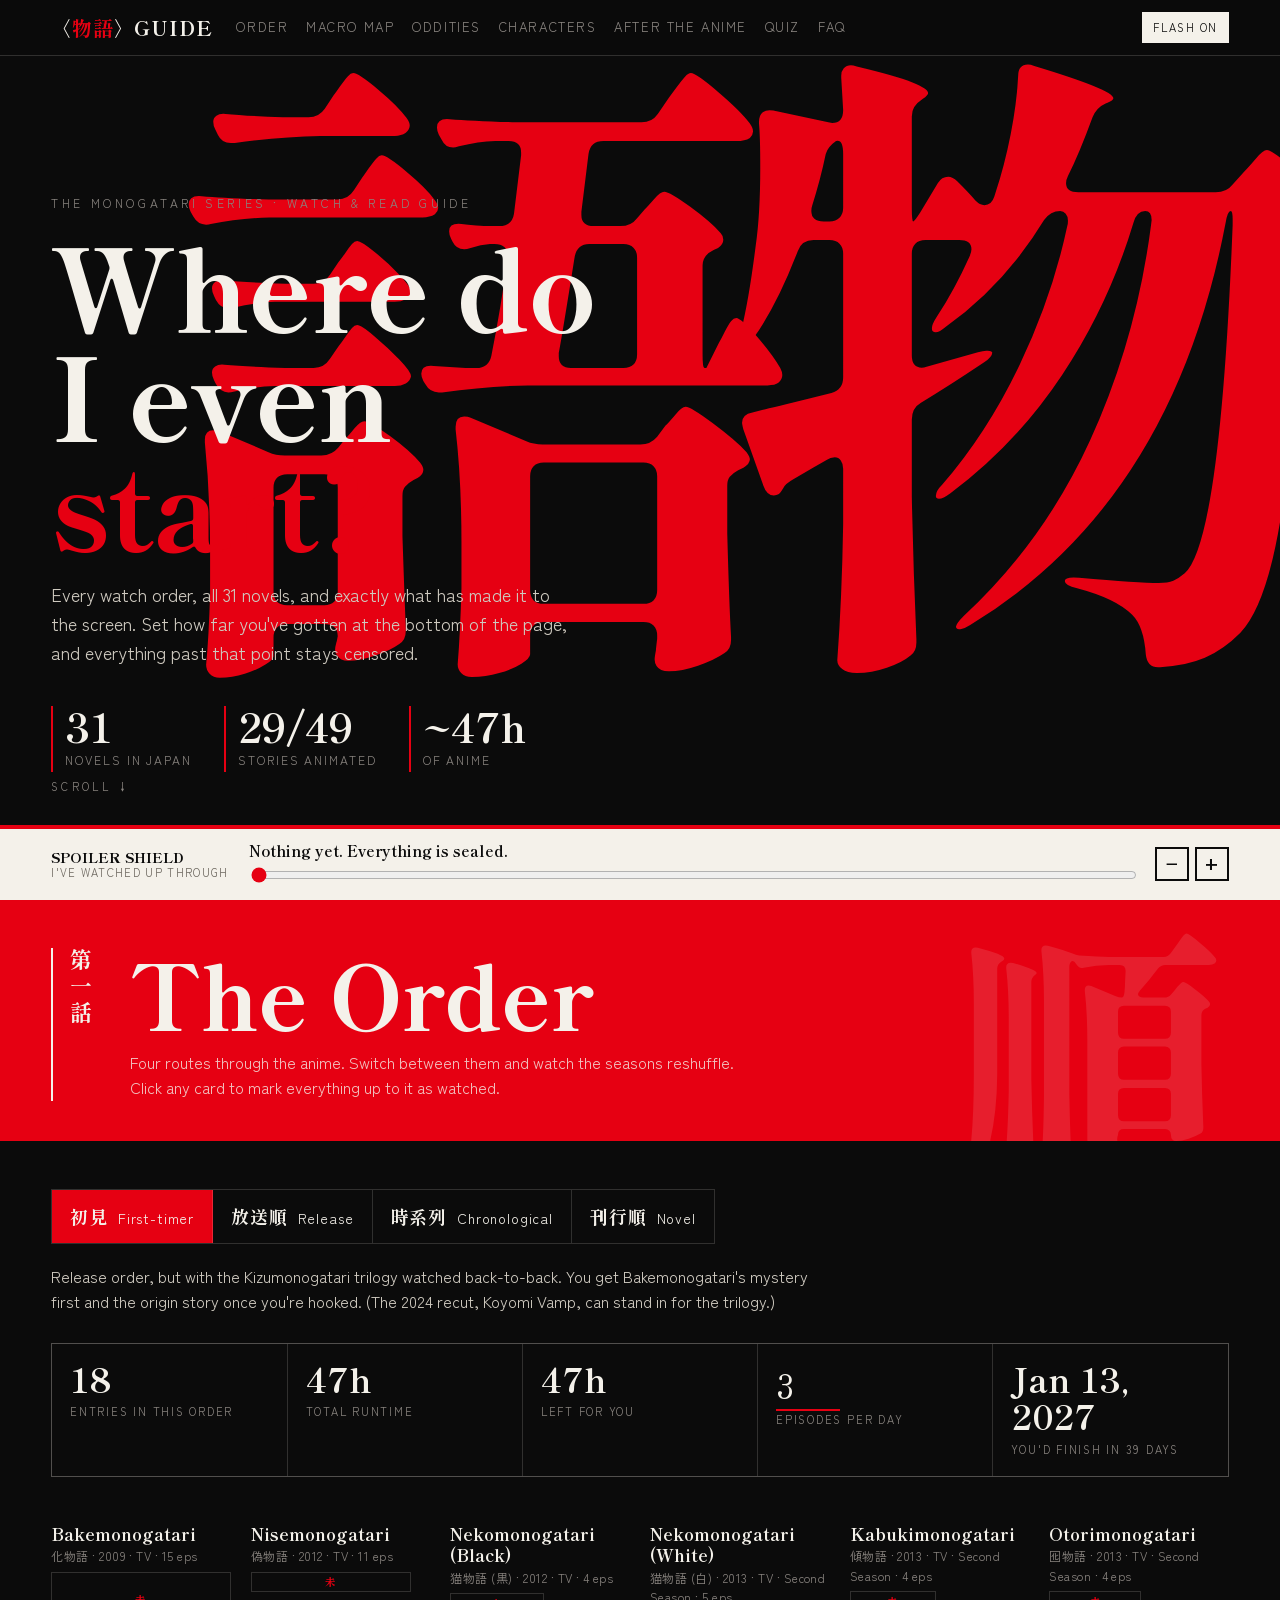
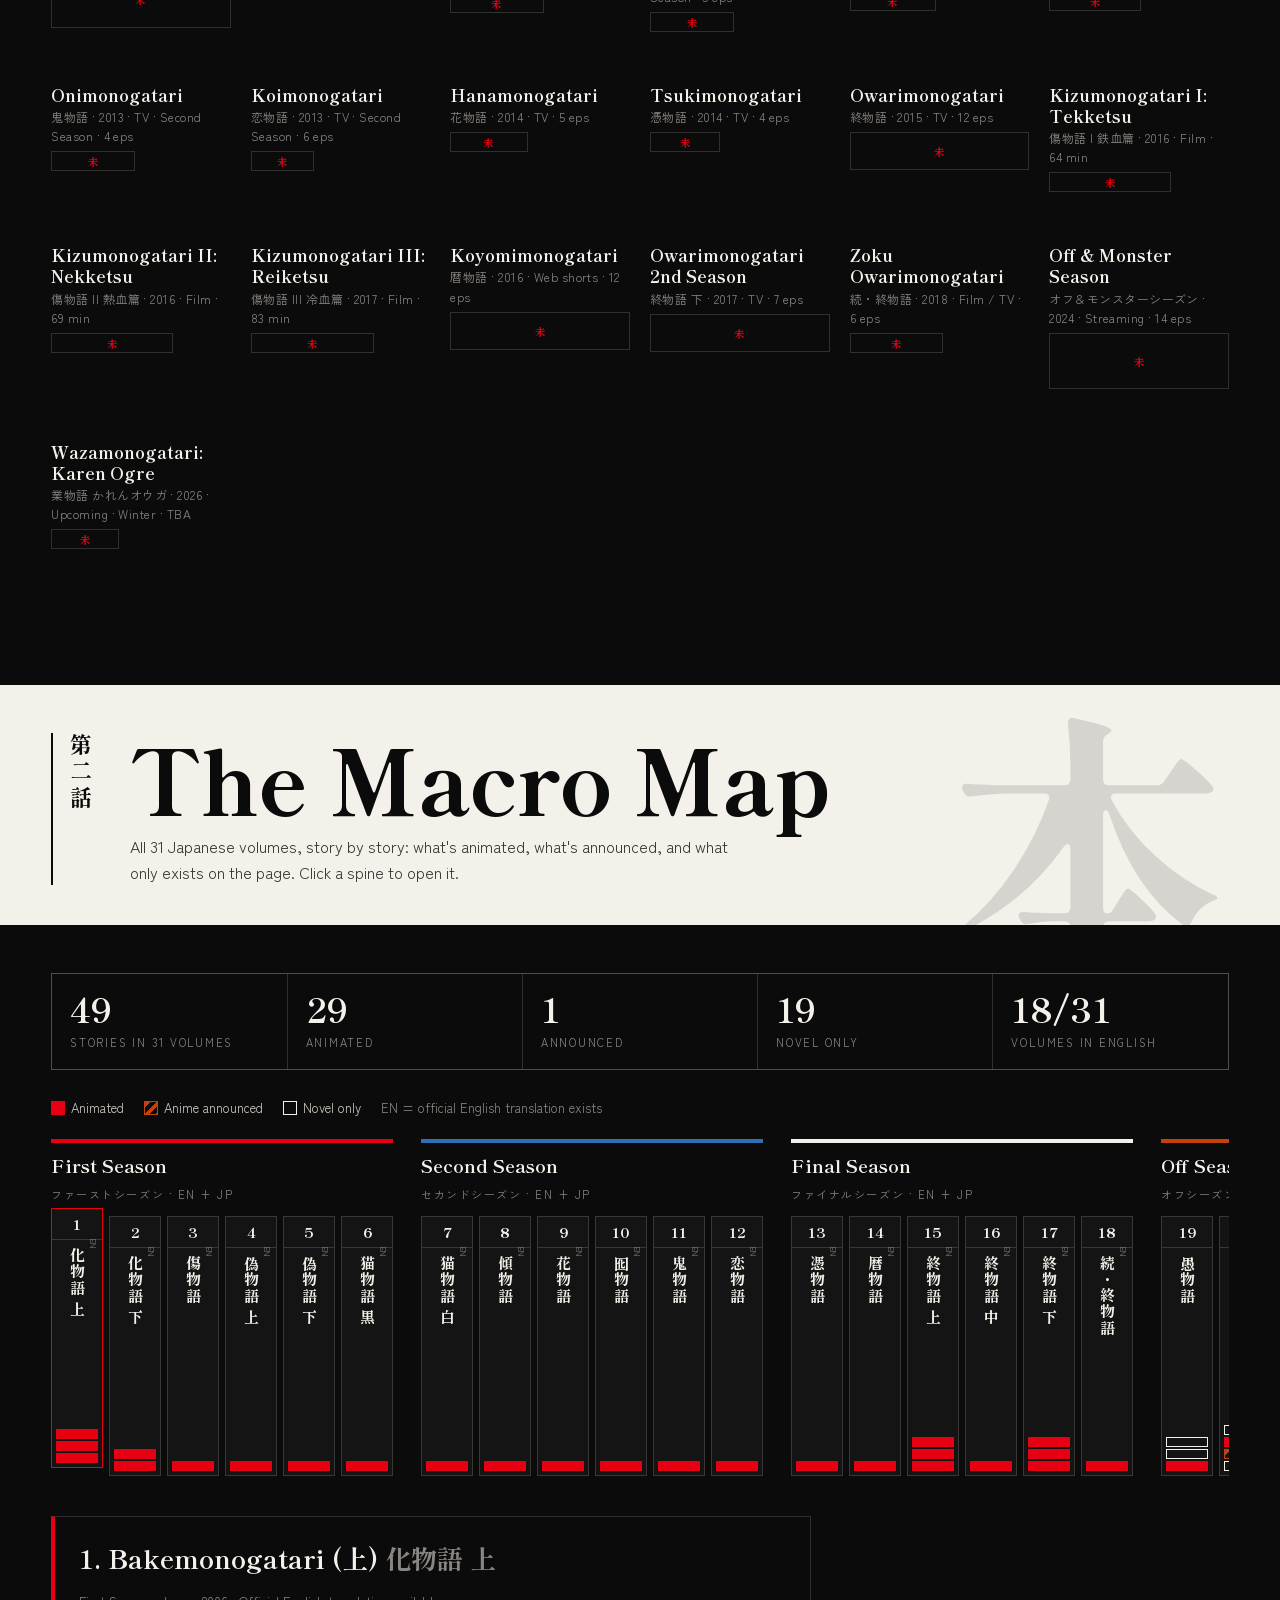
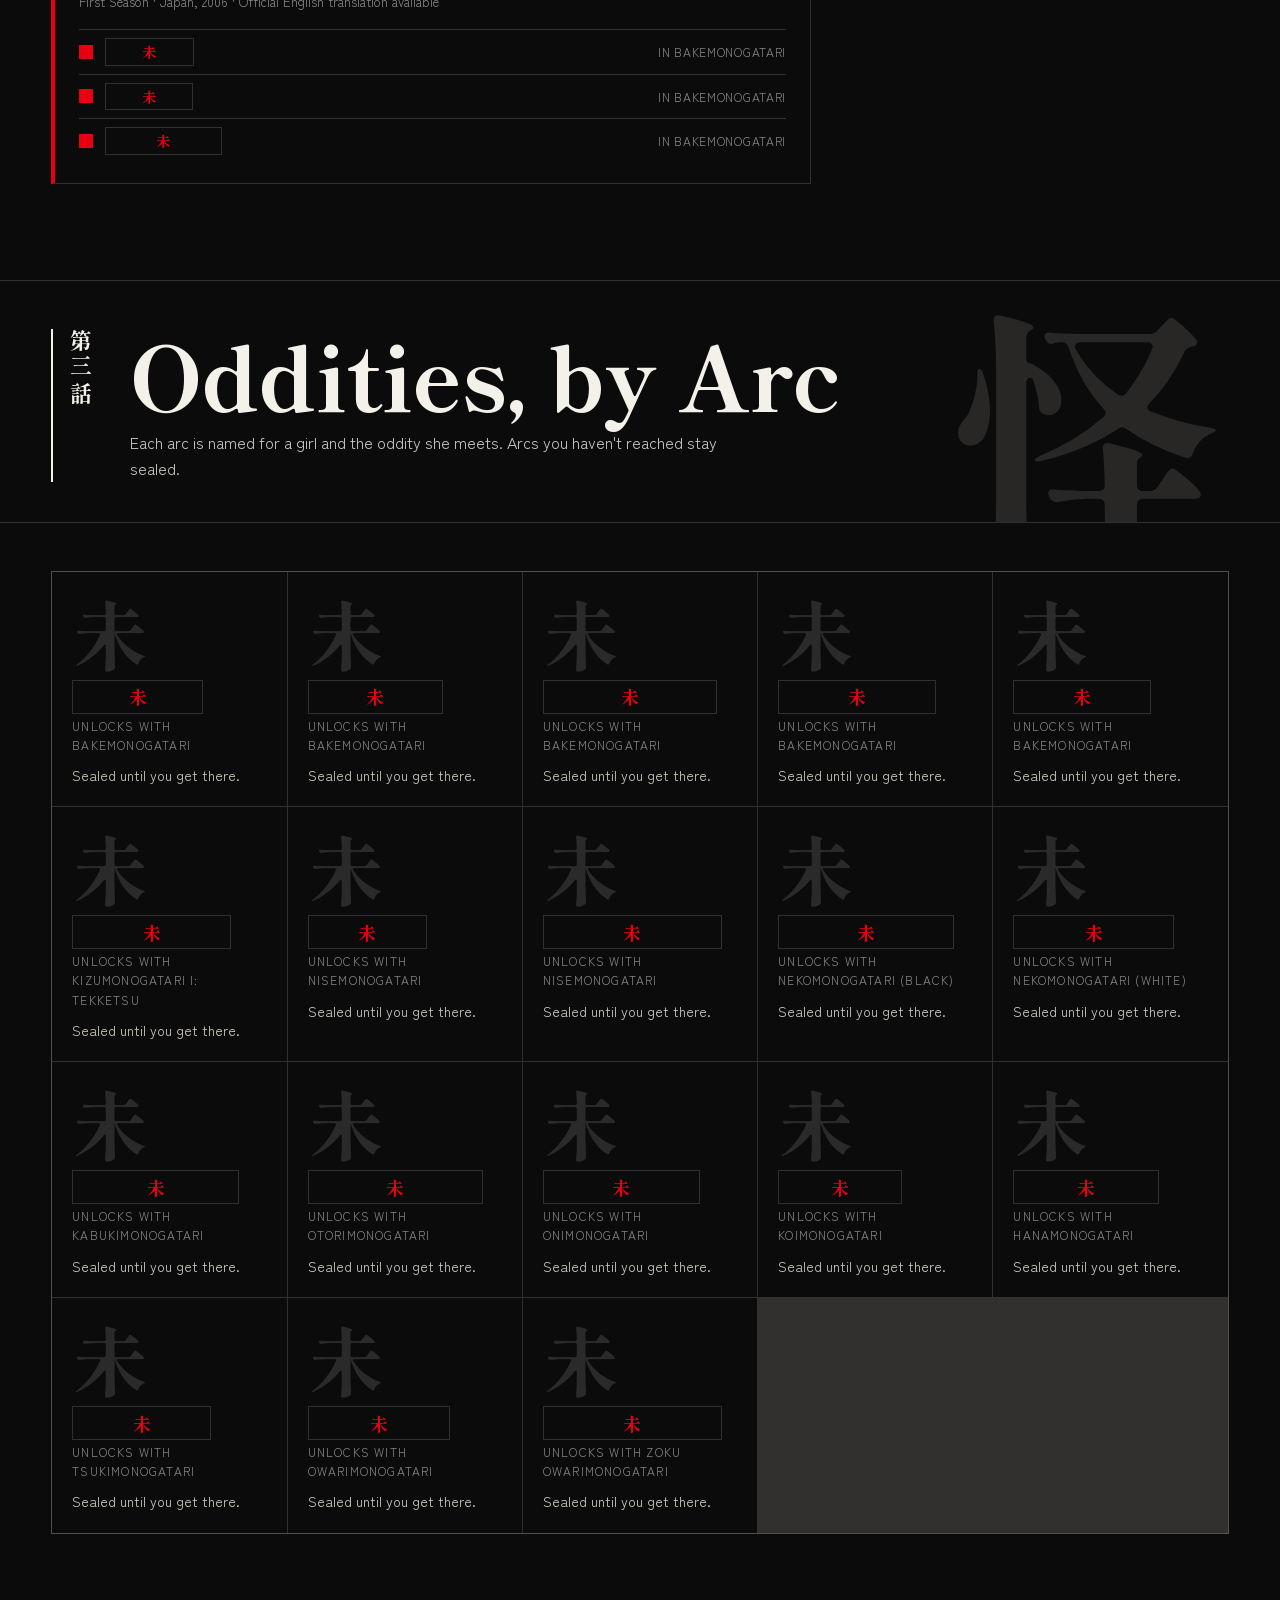
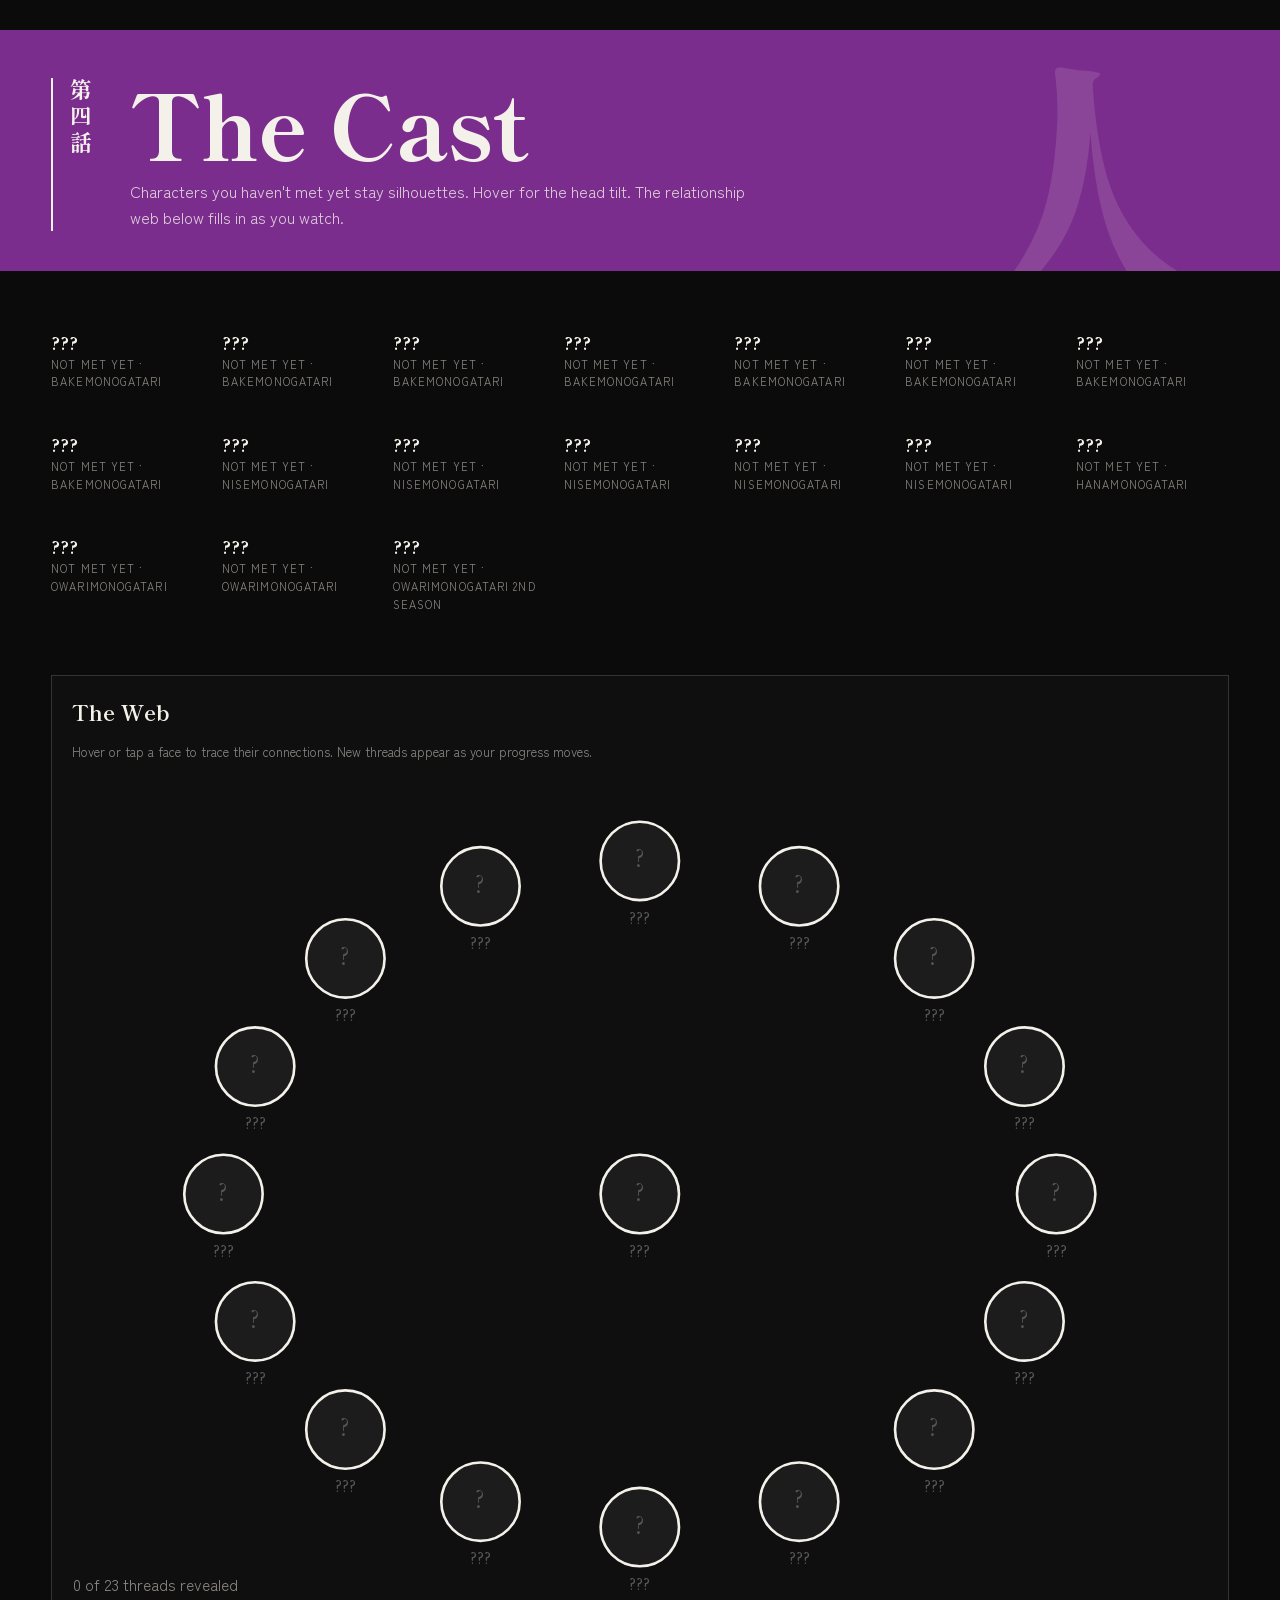
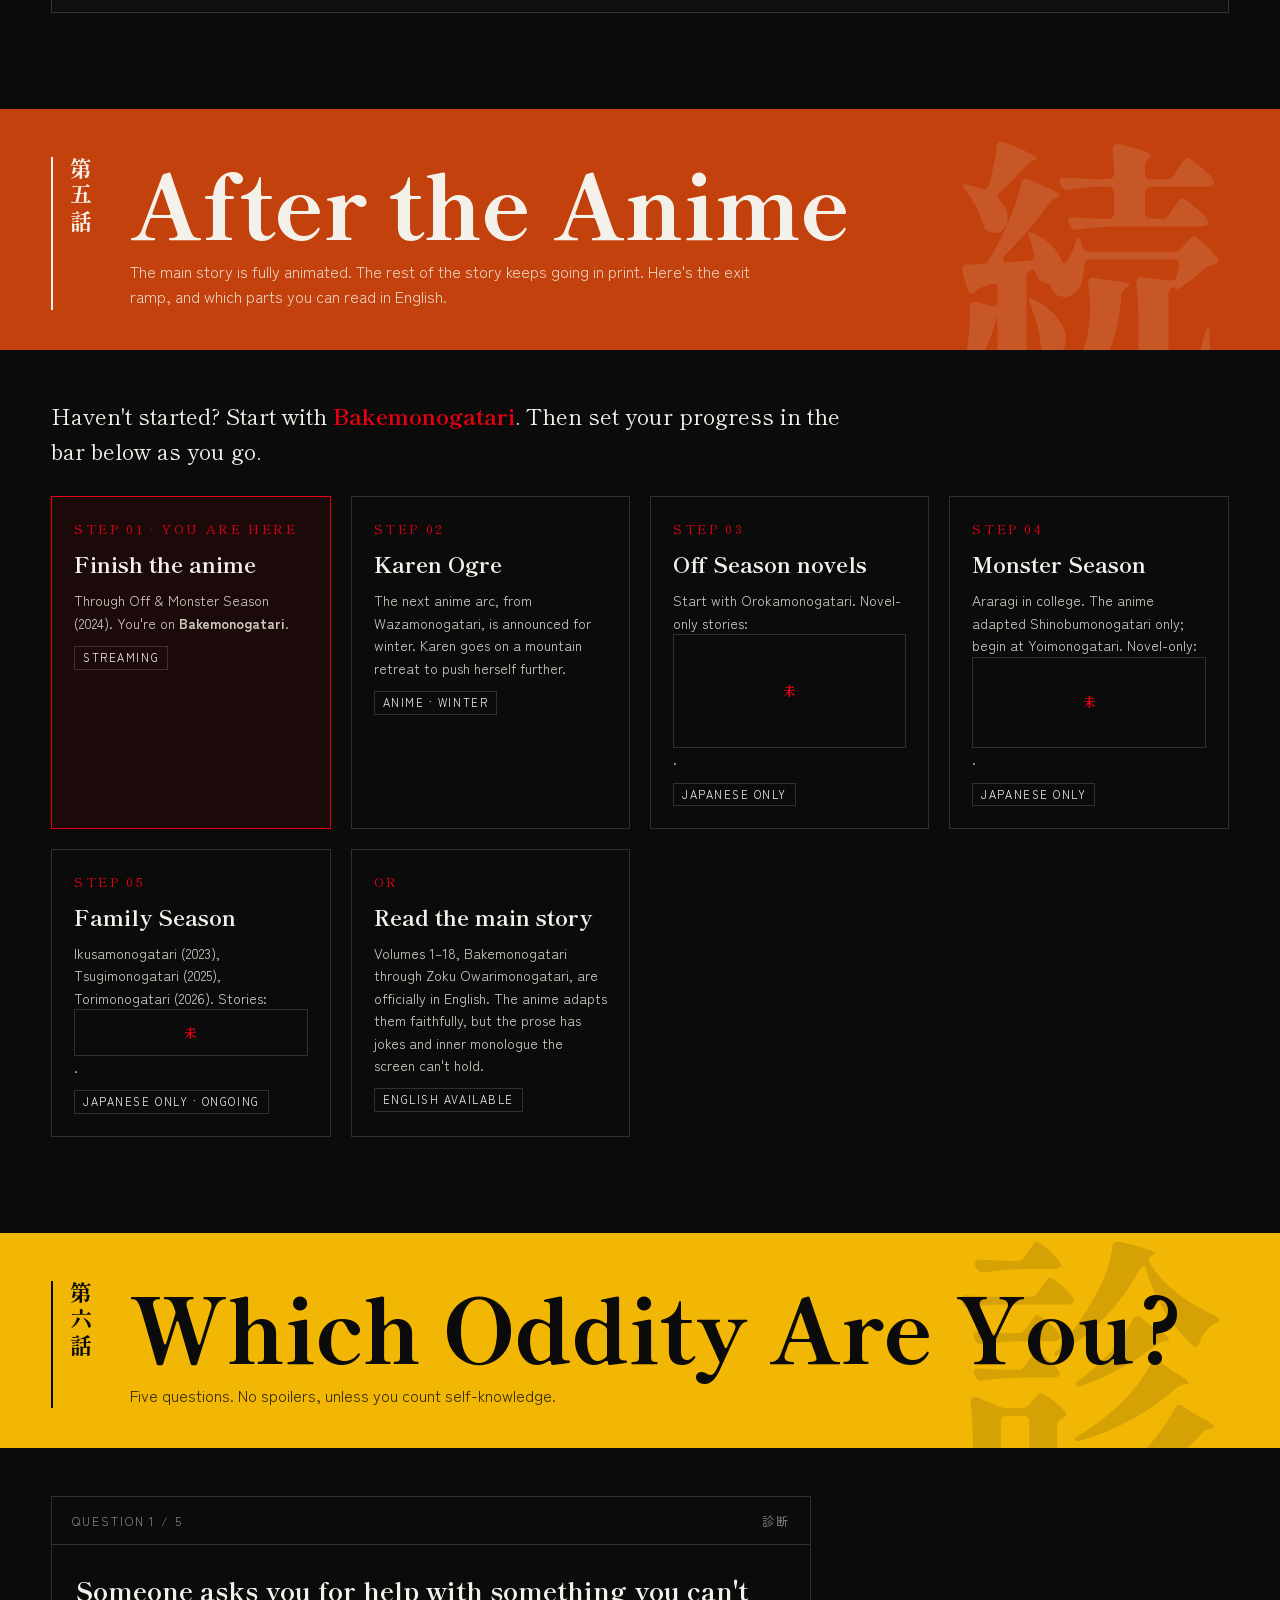
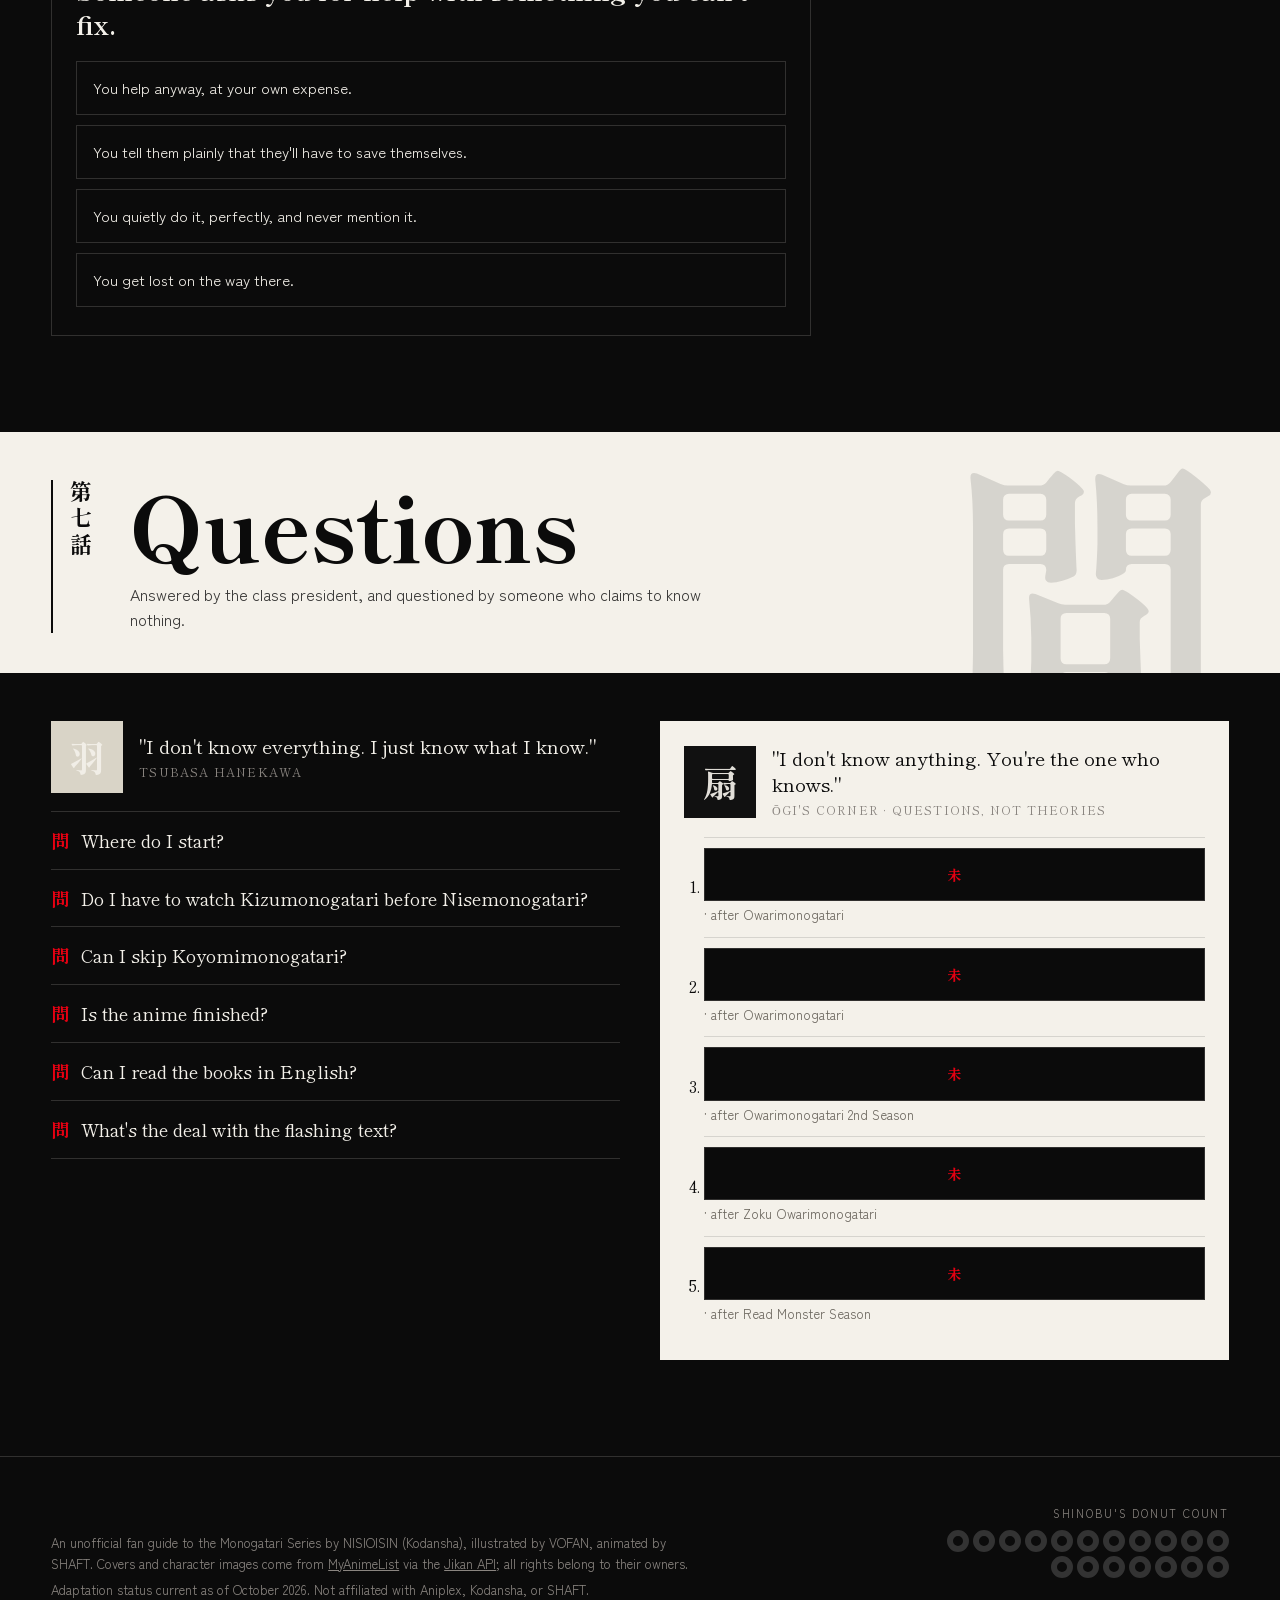
<file: index.html>
<!doctype html>
<html lang="en">
<head>
  <meta charset="utf-8">
  <meta name="viewport" content="width=device-width, initial-scale=1">
  <title>〈物語〉 Watch & Read Guide</title>
  <meta name="description" content="A spoiler-safe, Shaft-styled guide to watching and reading the Monogatari Series: every watch order, every novel, and what's been animated.">
  <meta property="og:title" content="〈物語〉 Watch & Read Guide">
  <meta property="og:description" content="Every watch order, all 31 novels, and exactly what's been animated. Spoiler-safe.">
  <link rel="icon" href="data:image/svg+xml,<svg xmlns='http://www.w3.org/2000/svg' viewBox='0 0 100 100'><rect width='100' height='100' fill='%23e60012'/><text x='50' y='74' font-size='70' text-anchor='middle' fill='white' font-family='serif' font-weight='bold'>物</text></svg>">
  <link rel="preconnect" href="https://fonts.googleapis.com">
  <link rel="preconnect" href="https://fonts.gstatic.com" crossorigin>
  <link href="https://fonts.googleapis.com/css2?family=Shippori+Mincho+B1:wght@400;700;800&family=Zen+Kaku+Gothic+New:wght@400;700&display=swap" rel="stylesheet">
  <link rel="stylesheet" href="css/style.css">
</head>
<body>
  <div id="flash" aria-hidden="true"><div><div class="t"></div><div class="s"></div></div></div>

  <header class="topbar">
    <a class="logo" href="#top">〈<b>物語</b>〉GUIDE</a>
    <nav class="topnav" aria-label="Sections">
      <a href="#order">Order</a><a href="#map">Macro Map</a><a href="#oddities">Oddities</a>
      <a href="#characters">Characters</a><a href="#after">After the Anime</a><a href="#quiz">Quiz</a><a href="#faq">FAQ</a>
    </nav>
    <button class="flash-toggle" id="flashToggle" aria-pressed="true" title="Shaft-style text flashes between sections">FLASH ON</button>
  </header>

  <main id="top">
    <section class="hero">
      <div class="hero-kanji" aria-hidden="true">物語</div>
      <div class="hero-copy">
        <div class="hero-eyebrow">The Monogatari Series · Watch &amp; Read Guide</div>
        <h1><span>Where do</span><span>I even</span><span class="red">start?</span></h1>
        <p>Every watch order, all 31 novels, and exactly what has made it to the screen. Set how far you've gotten at the bottom of the page, and everything past that point stays censored.</p>
        <div class="hero-stats" id="heroStats"></div>
      </div>
      <div class="scroll-cue">SCROLL ↓</div>
    </section>

    <section class="chapter" id="order">
      <div class="titlecard" style="--card-bg:#e60012;--card-fg:#f4f1ea" data-flash="第一話|ORDER|順番">
        <div class="ep">第一話</div>
        <h2>The Order</h2>
        <p>Four routes through the anime. Switch between them and watch the seasons reshuffle. Click any card to mark everything up to it as watched.</p>
        <div class="big" aria-hidden="true">順</div>
      </div>
      <div class="wrap">
        <div class="order-tabs" id="orderTabs" role="group" aria-label="Watch order"></div>
        <p class="order-note" id="orderNote"></p>
        <div class="meter" id="meter"></div>
        <div class="order-grid" id="orderGrid"></div>
      </div>
    </section>

    <section class="chapter" id="map">
      <div class="titlecard" style="--card-bg:#f4f1ea;--card-fg:#0b0b0b" data-flash="第二話|MACRO MAP|全巻">
        <div class="ep">第二話</div>
        <h2>The Macro Map</h2>
        <p>All 31 Japanese volumes, story by story: what's animated, what's announced, and what only exists on the page. Click a spine to open it.</p>
        <div class="big" aria-hidden="true">本</div>
      </div>
      <div class="wrap">
        <div class="map-stats" id="mapStats"></div>
        <div class="legend">
          <span><i class="seg-anime"></i>Animated</span>
          <span><i class="seg-next"></i>Anime announced</span>
          <span><i class="seg-novel"></i>Novel only</span>
          <span style="color:var(--grey)">EN = official English translation exists</span>
        </div>
        <div class="map-scroll"><div class="map" id="mapCols"></div></div>
        <div class="vol-detail" id="volDetail"><p class="timeline-note">Select a volume above.</p></div>
      </div>
    </section>

    <section class="chapter" id="oddities">
      <div class="titlecard" style="--card-bg:#0b0b0b;--card-fg:#f4f1ea;border-top:1px solid var(--line);border-bottom:1px solid var(--line)" data-flash="第三話|ODDITIES|怪異">
        <div class="ep">第三話</div>
        <h2>Oddities, by Arc</h2>
        <p>Each arc is named for a girl and the oddity she meets. Arcs you haven't reached stay sealed.</p>
        <div class="big" aria-hidden="true">怪</div>
      </div>
      <div class="wrap"><div class="odd-grid" id="oddGrid"></div></div>
    </section>

    <section class="chapter" id="characters">
      <div class="titlecard" style="--card-bg:#7b2d8e;--card-fg:#f4f1ea" data-flash="第四話|CHARACTERS|人物">
        <div class="ep">第四話</div>
        <h2>The Cast</h2>
        <p>Characters you haven't met yet stay silhouettes. Hover for the head tilt. The relationship web below fills in as you watch.</p>
        <div class="big" aria-hidden="true">人</div>
      </div>
      <div class="wrap">
        <div class="roster" id="roster"></div>
        <div class="web-wrap">
          <h3>The Web</h3>
          <p class="sub">Hover or tap a face to trace their connections. New threads appear as your progress moves.</p>
          <svg id="web" viewBox="0 0 900 640" role="img" aria-label="Character relationship web"></svg>
        </div>
      </div>
    </section>

    <section class="chapter" id="after">
      <div class="titlecard" style="--card-bg:#c2410c;--card-fg:#f4f1ea" data-flash="第五話|AFTER|その後">
        <div class="ep">第五話</div>
        <h2>After the Anime</h2>
        <p>The main story is fully animated. The rest of the story keeps going in print. Here's the exit ramp, and which parts you can read in English.</p>
        <div class="big" aria-hidden="true">続</div>
      </div>
      <div class="wrap">
        <p class="you-are" id="youAre"></p>
        <div class="exit" id="exit"></div>
      </div>
    </section>

    <section class="chapter" id="quiz">
      <div class="titlecard" style="--card-bg:#f2b705;--card-fg:#0b0b0b" data-flash="第六話|WHICH ODDITY|診断">
        <div class="ep">第六話</div>
        <h2>Which Oddity Are You?</h2>
        <p>Five questions. No spoilers, unless you count self-knowledge.</p>
        <div class="big" aria-hidden="true">診</div>
      </div>
      <div class="wrap"><div class="quiz" id="quizBox"></div></div>
    </section>

    <section class="chapter" id="faq">
      <div class="titlecard" style="--card-bg:#f4f1ea;--card-fg:#0b0b0b" data-flash="第七話|FAQ|質問">
        <div class="ep">第七話</div>
        <h2>Questions</h2>
        <p>Answered by the class president, and questioned by someone who claims to know nothing.</p>
        <div class="big" aria-hidden="true">問</div>
      </div>
      <div class="wrap faq-grid">
        <div>
          <div class="speaker">
            <div class="portrait" style="--c:#d9d4c7" data-char="tsubasa"><div class="tile"><span style="font-size:36px">羽</span></div></div>
            <blockquote>"I don't know everything. I just know what I know."<cite>TSUBASA HANEKAWA</cite></blockquote>
          </div>
          <div id="faqList"></div>
        </div>
        <div class="ougi on-light">
          <div class="speaker">
            <div class="portrait" style="--c:#111" data-char="ougi"><div class="tile"><span style="font-size:36px">扇</span></div></div>
            <blockquote>"I don't know anything. You're the one who knows."<cite>ŌGI'S CORNER · QUESTIONS, NOT THEORIES</cite></blockquote>
          </div>
          <ol id="ougiList"></ol>
        </div>
      </div>
    </section>
  </main>

  <footer>
    <div>
      <p>An unofficial fan guide to the Monogatari Series by NISIOISIN (Kodansha), illustrated by VOFAN, animated by SHAFT. Covers and character images come from <a href="https://myanimelist.net">MyAnimeList</a> via the <a href="https://jikan.moe">Jikan API</a>; all rights belong to their owners.</p>
      <p>Adaptation status current as of October 2026. Not affiliated with Aniplex, Kodansha, or SHAFT.</p>
    </div>
    <div class="donuts">
      <small>Shinobu's donut count</small>
      <div class="donut-row" id="donuts"></div>
      <div class="shinobu-says" id="shinobuSays"></div>
    </div>
  </footer>

  <div class="spoilbar" role="region" aria-label="Spoiler shield">
    <div class="lab">SPOILER SHIELD<small>I've watched up through</small></div>
    <div class="spoil-mid">
      <div class="now" id="spoilNow"></div>
      <input type="range" id="spoilRange" min="0" value="0" aria-label="How far you've watched or read">
    </div>
    <div class="ctrl"><button id="spoilMinus" aria-label="Back one">−</button><button id="spoilPlus" aria-label="Forward one">+</button></div>
  </div>

  <script src="js/data.js"></script>
  <script src="js/mal.js"></script>
  <script src="js/app.js"></script>
</body>
</html>
</file>
<file: css/style.css>
/* 〈物語〉 GUIDE — Shaft-style: flat fields, Mincho type, hard cuts. */
:root {
  --ink: #0b0b0b;
  --paper: #f4f1ea;
  --red: #e60012;
  --grey: #8a8580;
  --line: rgba(244, 241, 234, 0.16);
  --accent: var(--red);
  --mincho: "Shippori Mincho B1", "Hiragino Mincho ProN", "Yu Mincho", serif;
  --gothic: "Zen Kaku Gothic New", "Hiragino Sans", system-ui, sans-serif;
  --gutter: clamp(16px, 4vw, 56px);
}
* { box-sizing: border-box; }
html { scroll-behavior: smooth; scroll-padding-top: 64px; }
body {
  margin: 0; background: var(--ink); color: var(--paper);
  font-family: var(--gothic); font-size: 16px; line-height: 1.6;
  transition: --accent .4s;
  padding-bottom: 92px; overflow-x: hidden;
}
img { display: block; max-width: 100%; }
button { font: inherit; color: inherit; cursor: pointer; }
a { color: inherit; }
::selection { background: var(--red); color: var(--paper); }

/* ---------- top bar ---------- */
.topbar {
  position: fixed; inset: 0 0 auto 0; z-index: 50; height: 56px;
  display: flex; align-items: center; gap: 24px; padding: 0 var(--gutter);
  background: rgba(11, 11, 11, .92); backdrop-filter: blur(6px);
  border-bottom: 1px solid var(--line);
}
.logo { font-family: var(--mincho); font-weight: 800; font-size: 20px; letter-spacing: .04em; text-decoration: none; white-space: nowrap; }
.logo b { color: var(--red); font-weight: 800; }
.topnav { display: flex; gap: 18px; overflow-x: auto; scrollbar-width: none; flex: 1; }
.topnav a { text-decoration: none; font-size: 13px; letter-spacing: .12em; text-transform: uppercase; color: var(--grey); white-space: nowrap; }
.topnav a:hover { color: var(--paper); }
.flash-toggle {
  border: 1px solid var(--line); background: none; padding: 6px 10px; font-size: 11px;
  letter-spacing: .14em; white-space: nowrap;
}
.flash-toggle[aria-pressed="true"] { background: var(--paper); color: var(--ink); }

/* ---------- hero ---------- */
.hero {
  min-height: 100vh; display: grid; grid-template-columns: 1fr auto; align-items: end;
  padding: 96px var(--gutter) 128px; position: relative; overflow: hidden;
}
.hero-kanji {
  position: absolute; right: -2vw; top: 40px; font-family: var(--mincho); font-weight: 800;
  font-size: min(58vw, 72vh); line-height: .85; color: var(--red); writing-mode: vertical-rl;
  user-select: none; pointer-events: none;
}
.hero-copy { position: relative; max-width: 720px; }
.hero-eyebrow { font-size: 12px; letter-spacing: .3em; text-transform: uppercase; color: var(--grey); }
.hero h1 {
  font-family: var(--mincho); font-weight: 800; font-size: clamp(48px, 9vw, 128px);
  line-height: .95; margin: 16px 0 24px; letter-spacing: -.01em;
}
.hero h1 span { display: block; }
.hero h1 .red { color: var(--red); }
.hero p { font-size: 18px; max-width: 520px; color: #cfcac0; }
.hero-stats { display: flex; gap: 32px; margin-top: 40px; flex-wrap: wrap; }
.hero-stats div { border-left: 2px solid var(--red); padding-left: 12px; }
.hero-stats b { display: block; font-family: var(--mincho); font-size: 40px; line-height: 1; }
.hero-stats small { font-size: 12px; letter-spacing: .16em; text-transform: uppercase; color: var(--grey); }
.scroll-cue { position: absolute; left: var(--gutter); bottom: 104px; font-size: 11px; letter-spacing: .3em; color: var(--grey); }

/* ---------- section title cards ---------- */
section.chapter { padding: 0 0 96px; }
.titlecard {
  display: grid; grid-template-columns: auto 1fr; gap: 0 32px; align-items: end;
  background: var(--card-bg, var(--paper)); color: var(--card-fg, var(--ink));
  padding: 48px var(--gutter) 40px; margin-bottom: 48px; position: relative; overflow: hidden;
}
.titlecard .ep {
  writing-mode: vertical-rl; font-family: var(--mincho); font-weight: 800; font-size: 22px;
  letter-spacing: .2em; grid-row: span 2; align-self: stretch; border-left: 2px solid currentColor; padding-left: 10px;
}
.titlecard h2 { font-family: var(--mincho); font-weight: 800; font-size: clamp(40px, 7vw, 96px); line-height: 1; margin: 0; }
.titlecard p { margin: 12px 0 0; max-width: 620px; font-size: 16px; opacity: .8; }
.titlecard .big {
  position: absolute; right: var(--gutter); bottom: -0.18em; font-family: var(--mincho); font-weight: 800;
  font-size: clamp(120px, 22vw, 300px); line-height: 1; opacity: .12; pointer-events: none;
}
.wrap { padding: 0 var(--gutter); }

/* ---------- censor ---------- */
.censor {
  position: relative; display: inline-block; background: var(--ink); color: transparent; padding: 0 .3em;
  border: 1px solid var(--line); cursor: pointer; user-select: none; min-width: 3em;
}
.censor::after {
  content: "未"; position: absolute; inset: 0; display: grid; place-items: center;
  font-family: var(--mincho); font-weight: 800; color: var(--red); font-size: .9em;
}
.censor.peek { background: none; color: inherit; border-color: transparent; }
.censor.peek::after { display: none; }
.on-light .censor { background: var(--ink); }

/* ---------- order switcher ---------- */
.order-tabs { display: flex; gap: 0; flex-wrap: wrap; border: 1px solid var(--line); width: fit-content; margin-bottom: 20px; }
.order-tabs button {
  border: 0; background: none; padding: 12px 18px; display: flex; gap: 10px; align-items: baseline;
  border-right: 1px solid var(--line); font-size: 14px; letter-spacing: .06em;
}
.order-tabs button:last-child { border-right: 0; }
.order-tabs button span { font-family: var(--mincho); font-size: 18px; font-weight: 700; }
.order-tabs button[aria-pressed="true"] { background: var(--red); color: var(--paper); }
.order-note { max-width: 760px; color: #cfcac0; margin: 0 0 28px; }

.meter {
  display: grid; grid-template-columns: repeat(auto-fit, minmax(170px, 1fr)); gap: 1px;
  background: var(--line); border: 1px solid var(--line); margin-bottom: 36px;
}
.meter > div { background: var(--ink); padding: 16px 18px; }
.meter b { display: block; font-family: var(--mincho); font-size: 34px; line-height: 1.1; }
.meter small { font-size: 11px; letter-spacing: .16em; text-transform: uppercase; color: var(--grey); }
.meter input {
  width: 64px; background: none; border: 0; border-bottom: 2px solid var(--red); color: var(--paper);
  font-family: var(--mincho); font-size: 34px; padding: 0;
}

.order-grid { display: grid; grid-template-columns: repeat(auto-fill, minmax(168px, 1fr)); gap: 20px; }
.ocard {
  position: relative; background: none; border: 0; padding: 0; text-align: left;
  display: flex; flex-direction: column; justify-content: flex-start;
  transition: transform .35s cubic-bezier(.2,.8,.2,1);
}
.ocard .cover { aspect-ratio: 2 / 3; position: relative; overflow: hidden; background: var(--c, #222); }
.ocard .num {
  position: absolute; left: 0; top: 0; z-index: 2; background: var(--ink); color: var(--paper);
  font-family: var(--mincho); font-weight: 800; font-size: 22px; padding: 4px 10px; line-height: 1.2;
}
.ocard.watched .cover::after {
  content: "済"; position: absolute; right: 8px; bottom: 8px; z-index: 2; width: 44px; height: 44px; display: grid; place-items: center;
  border: 3px solid var(--red); color: var(--red); background: rgba(244,241,234,.92); font-family: var(--mincho); font-weight: 800; font-size: 24px;
  transform: rotate(-12deg);
}
.ocard.upcoming .cover { outline: 2px dashed #c2410c; outline-offset: -2px; }
.ocard h3 { font-family: var(--mincho); font-size: 17px; margin: 10px 0 2px; line-height: 1.25; }
.ocard .meta { font-size: 12px; color: var(--grey); letter-spacing: .04em; }
.ocard .arcs { font-size: 12px; margin-top: 6px; color: #cfcac0; line-height: 1.5; }
.ocard:hover .cover img { transform: scale(1.04); }
.ocard:focus-visible { outline: 2px solid var(--red); outline-offset: 4px; }
.mark-hint { font-size: 11px; color: var(--grey); letter-spacing: .1em; margin-top: 4px; opacity: 0; transition: opacity .2s; }
.ocard:hover .mark-hint, .ocard:focus-visible .mark-hint { opacity: 1; }

/* image + kanji fallback tile */
.tile { position: absolute; inset: 0; display: grid; place-items: center; background: var(--c, #222); }
.tile span { font-family: var(--mincho); font-weight: 800; font-size: 96px; color: var(--tf, var(--paper)); opacity: .92; }
.cover img, .portrait img { position: absolute; inset: 0; width: 100%; height: 100%; object-fit: cover; transition: transform .5s, filter .4s; z-index: 1; }

/* ---------- macro map ---------- */
.map-stats { display: grid; grid-template-columns: repeat(auto-fit, minmax(150px, 1fr)); gap: 1px; background: var(--line); border: 1px solid var(--line); margin-bottom: 28px; }
.map-stats div { background: var(--ink); padding: 16px 18px; }
.map-stats b { font-family: var(--mincho); font-size: 34px; display: block; line-height: 1.1; }
.map-stats small { font-size: 11px; letter-spacing: .16em; text-transform: uppercase; color: var(--grey); }
.legend { display: flex; gap: 20px; flex-wrap: wrap; font-size: 13px; margin-bottom: 20px; color: #cfcac0; }
.legend i { display: inline-block; width: 14px; height: 14px; vertical-align: -2px; margin-right: 6px; }
.seg-anime { background: var(--red); }
.seg-next { background: repeating-linear-gradient(135deg, #c2410c 0 4px, transparent 4px 8px); border: 1px solid #c2410c; }
.seg-novel { background: transparent; border: 1px solid var(--paper); }

.map-scroll { overflow-x: auto; padding-bottom: 16px; scrollbar-color: var(--red) transparent; }
.map { display: flex; gap: 28px; width: max-content; padding-right: var(--gutter); }
.season-col { display: flex; flex-direction: column; gap: 10px; }
.season-head { border-top: 4px solid var(--sc); padding-top: 8px; }
.season-head b { font-family: var(--mincho); font-size: 18px; display: block; }
.season-head small { font-size: 11px; color: var(--grey); letter-spacing: .14em; }
.season-head .tag { display: inline-block; font-size: 10px; letter-spacing: .14em; border: 1px solid var(--line); padding: 1px 6px; margin-left: 6px; color: var(--paper); }
.spines { display: flex; gap: 6px; align-items: flex-end; }
.spine {
  width: 52px; height: 260px; border: 1px solid var(--line); background: #141414; padding: 0;
  display: grid; grid-template-rows: auto 1fr auto; position: relative; transition: transform .2s;
}
.spine:hover, .spine[aria-expanded="true"] { transform: translateY(-8px); border-color: var(--sc); }
.spine .vn { font-family: var(--mincho); font-weight: 800; font-size: 14px; padding: 4px 0; border-bottom: 1px solid var(--line); }
.spine .vt { writing-mode: vertical-rl; font-family: var(--mincho); font-weight: 700; font-size: 15px; letter-spacing: .06em; margin: 8px auto; }
.spine .segs { display: flex; flex-direction: column; gap: 2px; padding: 4px; }
.spine .segs i { display: block; height: 10px; }
.spine .en { position: absolute; top: 30px; right: 3px; font-size: 8px; letter-spacing: .06em; color: var(--grey); writing-mode: vertical-rl; }
.vol-detail { margin-top: 24px; border: 1px solid var(--line); border-left: 4px solid var(--sc, var(--red)); padding: 20px 24px; max-width: 760px; min-height: 120px; }
.vol-detail h3 { font-family: var(--mincho); font-size: 26px; margin: 0; }
.vol-detail .jp { color: var(--grey); font-family: var(--mincho); }
.vol-detail ul { list-style: none; padding: 0; margin: 16px 0 0; }
.vol-detail li { display: flex; gap: 12px; align-items: center; padding: 8px 0; border-top: 1px solid var(--line); flex-wrap: wrap; }
.vol-detail li i { width: 14px; height: 14px; flex: none; }
.vol-detail li .where { margin-left: auto; font-size: 12px; color: var(--grey); letter-spacing: .06em; }
.timeline-note { color: var(--grey); font-size: 13px; margin-top: 14px; }

/* ---------- oddities ---------- */
.odd-grid { display: grid; grid-template-columns: repeat(auto-fill, minmax(220px, 1fr)); gap: 1px; background: var(--line); border: 1px solid var(--line); }
.odd {
  background: var(--ink); padding: 22px 20px 20px; position: relative; overflow: hidden; min-height: 210px;
  transition: background .25s, color .25s;
}
.odd .k { font-family: var(--mincho); font-weight: 800; font-size: 76px; line-height: 1; color: var(--oc); transition: color .25s; }
.odd h3 { font-family: var(--mincho); font-size: 20px; margin: 10px 0 2px; }
.odd .o { font-size: 12px; letter-spacing: .1em; color: var(--grey); text-transform: uppercase; }
.odd p { font-size: 14px; margin: 10px 0 0; color: #cfcac0; }
.odd:hover { background: var(--oc); color: var(--oinv, var(--paper)); }
.odd:hover .k, .odd:hover .o, .odd:hover p { color: inherit; }
.odd.locked .k { color: #2a2a2a; }

/* ---------- characters ---------- */
.roster { display: grid; grid-template-columns: repeat(auto-fill, minmax(150px, 1fr)); gap: 24px 18px; }
.char { text-align: left; background: none; border: 0; padding: 0; display: flex; flex-direction: column; justify-content: flex-start; }
.portrait {
  aspect-ratio: 3 / 4; position: relative; overflow: hidden; background: var(--c);
  transition: transform .45s cubic-bezier(.3,1.4,.4,1); transform-origin: 50% 100%;
}
.char:hover .portrait, .char:focus-visible .portrait { transform: rotate(-14deg); }  /* the Shaft head tilt */
.char.unmet .portrait img { filter: brightness(0) contrast(1); }
.char.unmet .portrait, .char.unmet .tile { background: #1c1c1c; }
.char.unmet .tile span { color: #444; }
.char h3 { font-family: var(--mincho); font-size: 17px; margin: 10px 0 0; }
.char .odd-line { font-size: 11px; letter-spacing: .1em; text-transform: uppercase; color: var(--grey); }
.char p { font-size: 13px; color: #cfcac0; margin: 6px 0 0; line-height: 1.5; }

.web-wrap { margin-top: 56px; border: 1px solid var(--line); background: #0f0f0f; position: relative; }
.web-wrap h3 { font-family: var(--mincho); font-size: 22px; margin: 0; padding: 18px 20px 0; }
.web-wrap .sub { padding: 0 20px; color: var(--grey); font-size: 13px; }
#web { width: 100%; height: auto; display: block; }
#web line { stroke: var(--paper); stroke-opacity: .25; stroke-width: 1.2; transition: stroke .2s, stroke-opacity .2s; }
#web line.hot { stroke: var(--red); stroke-opacity: 1; stroke-width: 2.5; }
#web .node circle.ring { fill: none; stroke: var(--paper); stroke-width: 2; }
#web .node.hot circle.ring { stroke: var(--red); stroke-width: 4; }
#web .node text { fill: var(--paper); font-family: var(--mincho); font-size: 13px; text-anchor: middle; }
#web .node.unmet text { fill: #555; }
#web .edge-label { fill: var(--red); font-size: 13px; font-family: var(--gothic); text-anchor: middle; paint-order: stroke; stroke: #0f0f0f; stroke-width: 5px; }
#web .node { cursor: pointer; }

/* ---------- after the anime ---------- */
.exit { display: grid; grid-template-columns: repeat(auto-fit, minmax(260px, 1fr)); gap: 20px; }
.exit-card { border: 1px solid var(--line); padding: 22px; position: relative; }
.exit-card.now { border-color: var(--red); background: rgba(230, 0, 18, .08); }
.exit-card .step { font-family: var(--mincho); font-size: 13px; letter-spacing: .2em; color: var(--red); }
.exit-card h3 { font-family: var(--mincho); font-size: 22px; margin: 6px 0 8px; }
.exit-card p { font-size: 14px; color: #cfcac0; margin: 0; }
.exit-card .lang { display: inline-block; margin-top: 12px; font-size: 11px; letter-spacing: .14em; border: 1px solid var(--line); padding: 2px 8px; }
.you-are { font-family: var(--mincho); font-size: 22px; margin: 0 0 28px; max-width: 800px; }
.you-are b { color: var(--red); }

/* ---------- quiz ---------- */
.quiz { max-width: 760px; border: 1px solid var(--line); }
.quiz-head { display: flex; justify-content: space-between; padding: 14px 20px; border-bottom: 1px solid var(--line); font-size: 12px; letter-spacing: .16em; color: var(--grey); }
.quiz-body { padding: 28px 24px; }
.quiz-body h3 { font-family: var(--mincho); font-size: 26px; margin: 0 0 20px; line-height: 1.3; }
.quiz-body .answers { display: grid; gap: 10px; }
.quiz-body .answers button { text-align: left; background: none; border: 1px solid var(--line); padding: 14px 16px; font-size: 15px; transition: background .15s, color .15s; }
.quiz-body .answers button:hover { background: var(--paper); color: var(--ink); }
.result { display: grid; grid-template-columns: auto 1fr; gap: 24px; align-items: center; }
.result .k { font-family: var(--mincho); font-weight: 800; font-size: 140px; line-height: 1; color: var(--red); }
.result h3 { margin-bottom: 8px; }
.btn { background: var(--paper); color: var(--ink); border: 0; padding: 10px 18px; font-size: 13px; letter-spacing: .12em; text-transform: uppercase; margin-top: 16px; margin-right: 8px; }
.btn.ghost { background: none; color: var(--paper); border: 1px solid var(--line); }

/* ---------- FAQ + Ōgi ---------- */
.faq-grid { display: grid; grid-template-columns: minmax(0, 1fr) minmax(0, 1fr); gap: 40px; }
.speaker { display: flex; gap: 16px; align-items: center; margin-bottom: 18px; }
.speaker .portrait { width: 72px; flex: none; aspect-ratio: 1; border-radius: 0; }
.speaker blockquote { margin: 0; font-family: var(--mincho); font-size: 19px; line-height: 1.4; }
.speaker cite { display: block; font-style: normal; font-size: 12px; color: var(--grey); letter-spacing: .1em; margin-top: 4px; }
details { border-top: 1px solid var(--line); padding: 14px 0; }
details:last-child { border-bottom: 1px solid var(--line); }
summary { font-family: var(--mincho); font-size: 18px; cursor: pointer; list-style: none; display: flex; gap: 12px; }
summary::before { content: "問"; color: var(--red); font-weight: 800; }
details[open] summary::before { content: "答"; }
summary::-webkit-details-marker { display: none; }
details p { margin: 10px 0 0 30px; color: #cfcac0; font-size: 15px; }
.ougi { background: var(--paper); color: var(--ink); padding: 24px; }
.ougi .speaker blockquote { color: var(--ink); }
.ougi ol { padding-left: 20px; margin: 0; }
.ougi li { padding: 10px 0; border-top: 1px solid rgba(0,0,0,.12); font-family: var(--mincho); font-size: 16px; }

/* ---------- footer ---------- */
footer { padding: 48px var(--gutter) 32px; border-top: 1px solid var(--line); display: grid; gap: 28px; grid-template-columns: 1fr auto; align-items: end; }
footer p { font-size: 13px; color: var(--grey); margin: 0 0 6px; max-width: 640px; }
.donuts { text-align: right; }
.donuts small { font-size: 11px; letter-spacing: .16em; text-transform: uppercase; color: var(--grey); display: block; margin-bottom: 8px; }
.donut-row { display: flex; gap: 4px; flex-wrap: wrap; justify-content: flex-end; max-width: 300px; }
.donut { width: 22px; height: 22px; border-radius: 50%; border: 6px solid #333; background: none; padding: 0; }
.donut.eaten { border-color: #e9a95b; box-shadow: inset 0 0 0 2px #f4d9b0; }
.shinobu-says { font-family: var(--mincho); font-size: 15px; margin-top: 8px; min-height: 1.4em; color: #f2c94c; }

/* ---------- spoiler bar ---------- */
.spoilbar {
  position: fixed; inset: auto 0 0 0; z-index: 50; background: var(--paper); color: var(--ink);
  display: grid; grid-template-columns: auto 1fr auto; gap: 20px; align-items: center; padding: 12px var(--gutter);
  border-top: 4px solid var(--red);
}
.spoilbar .lab { font-family: var(--mincho); font-weight: 800; font-size: 14px; line-height: 1.2; white-space: nowrap; }
.spoilbar .lab small { display: block; font-family: var(--gothic); font-weight: 400; font-size: 11px; letter-spacing: .12em; color: #6b665e; text-transform: uppercase; }
.spoilbar .now { font-family: var(--mincho); font-weight: 700; font-size: 15px; line-height: 1.3; }
.spoilbar input[type=range] { width: 100%; accent-color: var(--red); height: 22px; }
.spoilbar .ctrl { display: flex; gap: 6px; }
.spoilbar .ctrl button { width: 34px; height: 34px; border: 2px solid var(--ink); background: none; color: var(--ink); font-weight: 800; }
.spoil-mid { display: grid; gap: 2px; }

/* ---------- flash overlay ---------- */
#flash {
  position: fixed; inset: 0; z-index: 100; display: none; place-items: center; text-align: center;
  font-family: var(--mincho); font-weight: 800; padding: 24px;
}
#flash.on { display: grid; }
#flash .t { font-size: clamp(48px, 12vw, 180px); line-height: 1; }
#flash .s { font-size: clamp(14px, 2vw, 22px); letter-spacing: .3em; margin-top: 16px; font-family: var(--gothic); font-weight: 700; }

/* ---------- responsive ---------- */
@media (max-width: 760px) {
  .topnav { display: none; }
  .topbar { justify-content: space-between; }
  .hero { grid-template-columns: 1fr; }
  .hero-kanji { opacity: .5; }
  .faq-grid { grid-template-columns: 1fr; }
  .order-grid { grid-template-columns: repeat(2, minmax(0, 1fr)); gap: 14px; }
  .roster { grid-template-columns: repeat(2, minmax(0, 1fr)); }
  .spoilbar { grid-template-columns: 1fr auto; gap: 8px 12px; }
  .spoilbar .lab { display: none; }
  .result { grid-template-columns: 1fr; }
  .result .k { font-size: 96px; }
  footer { grid-template-columns: 1fr; }
  .donuts { text-align: left; }
  .donut-row { justify-content: flex-start; }
}
@media (prefers-reduced-motion: reduce) {
  * { transition: none !important; scroll-behavior: auto !important; }
}
</file>
